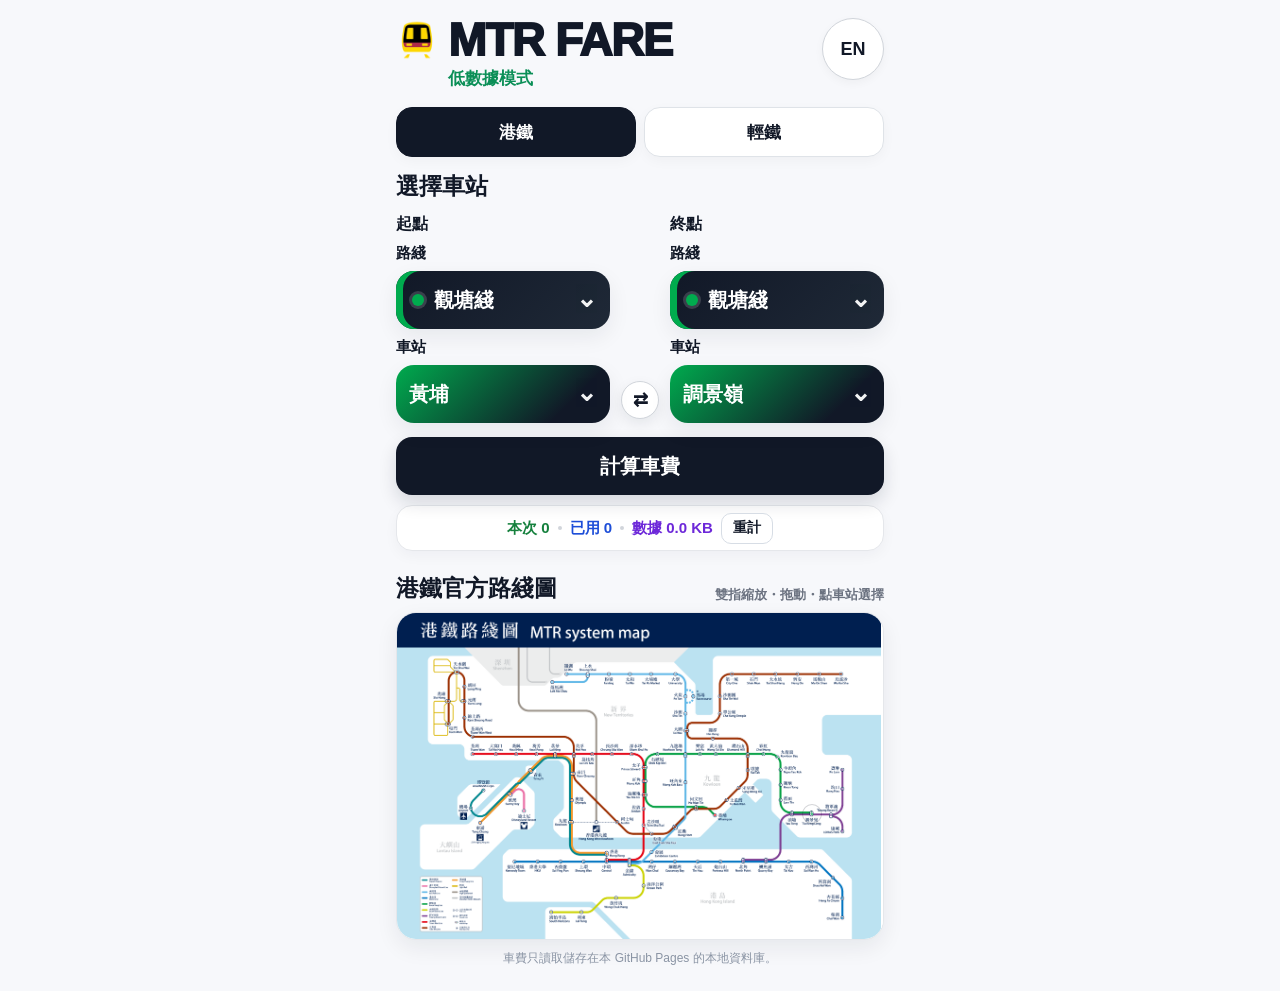
<file: index.html>
<!doctype html><html lang="zh-Hant"><head><meta charset="utf-8"><meta name="viewport" content="width=device-width,initial-scale=1,viewport-fit=cover"><meta name="theme-color" content="#ffffff"><meta name="apple-mobile-web-app-capable" content="yes"><meta name="apple-mobile-web-app-title" content="MTR Fare"><title>MTR FARE</title><link rel="manifest" href="manifest.webmanifest"><link rel="apple-touch-icon" href="apple-touch-icon.png"><link rel="icon" href="favicon.png"><link rel="stylesheet" href="assets/styles.css"></head><body>
<main class="app">
<header class="header"><div class="brand"><div class="brand-title"><img src="icon-192.png" alt="MTR Fare"><h1>MTR FARE</h1></div><div class="low-data" data-i18n="low">低數據模式</div></div><button id="langBtn" class="lang-btn" type="button">EN</button></header>
<nav class="service-tabs"><a class="service-tab active" href="./" data-i18n="mtr">港鐵</a><a class="service-tab" href="light-rail/" data-i18n="lr">輕鐵</a></nav>
<h2 class="section-title" data-i18n="select">選擇車站</h2>
<section class="selector-grid">
 <div class="journey-side"><div class="side-title" data-i18n="from">起點</div><div class="field"><label data-i18n="line">路綫</label><div id="fromLineWrap" class="select-wrap line-select"><select id="fromLine"></select></div></div><div class="field"><label data-i18n="station">車站</label><div id="fromStationWrap" class="select-wrap station-select"><select id="fromStation"></select></div></div></div>
 <div class="swap-column"><button id="swapBtn" class="swap-btn" type="button" aria-label="Swap">⇄</button></div>
 <div class="journey-side"><div class="side-title" data-i18n="to">終點</div><div class="field"><label data-i18n="line">路綫</label><div id="toLineWrap" class="select-wrap line-select"><select id="toLine"></select></div></div><div class="field"><label data-i18n="station">車站</label><div id="toStationWrap" class="select-wrap station-select"><select id="toStation"></select></div></div></div>
</section>
<button id="calcBtn" class="calc-btn" type="button" data-i18n="calc">計算車費</button>
<section id="result" class="result-card hidden"><div class="fare-kicker" data-i18n="fare">成人八達通</div><div id="fareValue" class="fare-value">—</div><div id="fareMsg" class="fare-msg"></div></section>
<section class="usage"><span class="u1"><span data-i18n="now">本次</span> <b id="sessionRequests">0</b></span><i class="sep"></i><span class="u2"><span data-i18n="used">已用</span> <b id="totalRequests">0</b></span><i class="sep"></i><span class="u3"><span data-i18n="data">數據</span> <b id="totalData">0.0 KB</b></span><button id="recountBtn" class="recount-btn" type="button" data-i18n="recount">重計</button></section>
<section class="map-section"><div class="map-heading"><h2 data-i18n="officialMap">港鐵官方路綫圖</h2><small data-i18n="mapHint">官方路綫圖原圖・點車站選擇</small></div><div class="map-card"><div class="map-viewport"><div class="map-stage"><img id="officialMap" src="assets/mtr-system-map.png?v=69" loading="lazy" alt="MTR official system map"><div class="hotspots"></div></div></div></div></section>
<div class="source" data-i18n="source">車費只讀取儲存在本 GitHub Pages 的本地資料庫。</div>
</main>
<script>window.MTR_BASE='./'</script><script src="assets/network.js"></script><script src="assets/ael-fallback.js"></script><script src="assets/fare-index.js"></script><script src="assets/mtr-app.js"></script><script src="assets/map-hotspots.js"></script><script src="assets/map.js"></script><script>if('serviceWorker'in navigator){window.addEventListener('load',()=>navigator.serviceWorker.register('service-worker.js').catch(()=>{}))}</script></body></html>
</file>
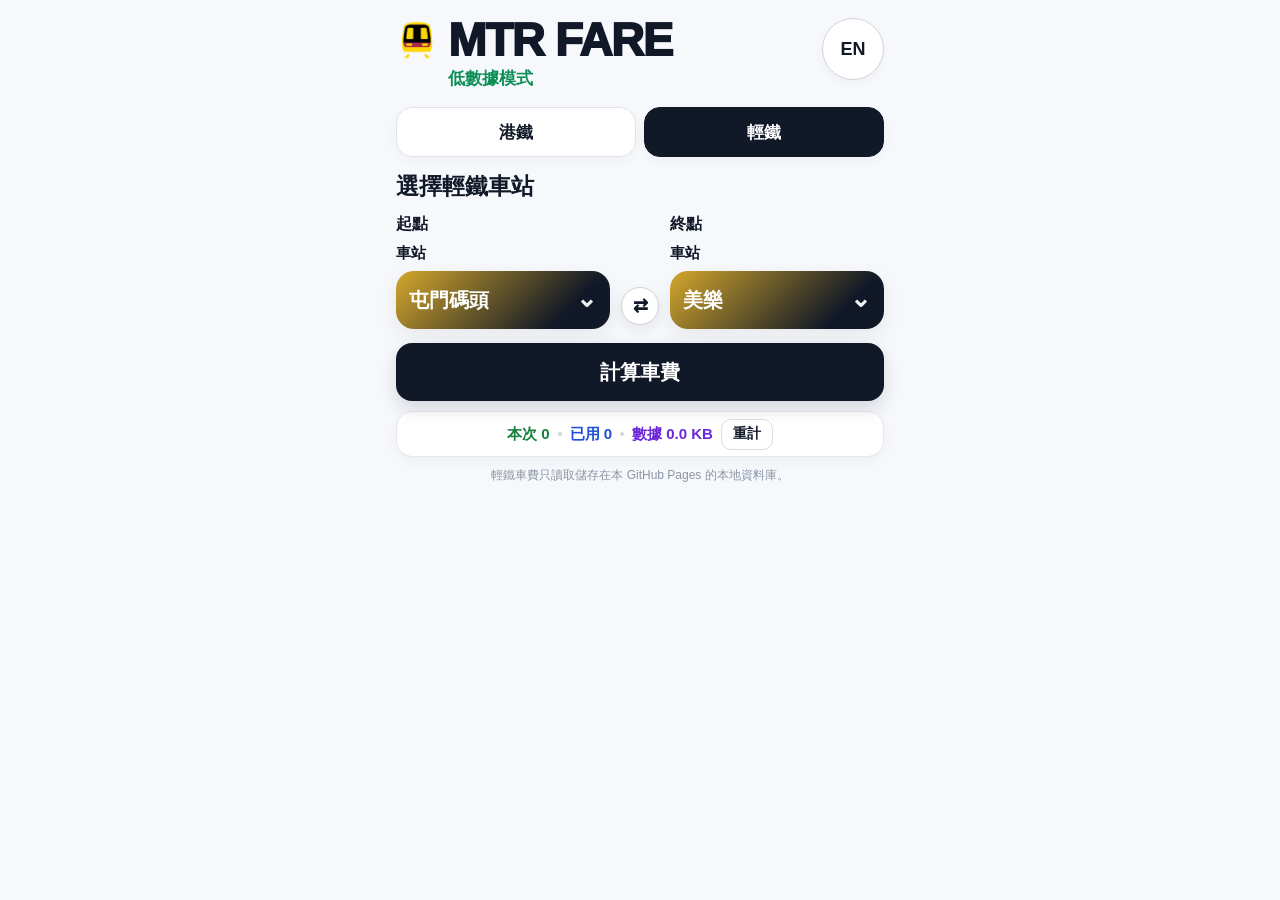
<file: light-rail/index.html>
<!doctype html><html lang="zh-Hant"><head><meta charset="utf-8"><meta name="viewport" content="width=device-width,initial-scale=1,viewport-fit=cover"><meta name="theme-color" content="#ffffff"><meta name="apple-mobile-web-app-capable" content="yes"><meta name="apple-mobile-web-app-title" content="MTR Fare"><title>LIGHT RAIL FARE</title><link rel="manifest" href="../manifest.webmanifest"><link rel="apple-touch-icon" href="../apple-touch-icon.png"><link rel="icon" href="../favicon.png"><link rel="stylesheet" href="../assets/styles.css"></head><body>
<main class="app"><header class="header"><div class="brand"><div class="brand-title"><img src="../icon-192.png" alt="MTR Fare"><h1>MTR FARE</h1></div><div class="low-data" data-i18n="low">低數據模式</div></div><button id="langBtn" class="lang-btn" type="button">EN</button></header><nav class="service-tabs"><a class="service-tab" href="../" data-i18n="mtr">港鐵</a><a class="service-tab active" href="./" data-i18n="lr">輕鐵</a></nav><h2 class="section-title" data-i18n="select">選擇輕鐵車站</h2><section class="lr-grid"><div class="journey-side"><div class="side-title" data-i18n="from">起點</div><div class="field"><label data-i18n="station">車站</label><div class="select-wrap station-select lr-select"><select id="fromStation"></select></div></div></div><div class="swap-column"><button id="swapBtn" class="swap-btn" type="button">⇄</button></div><div class="journey-side"><div class="side-title" data-i18n="to">終點</div><div class="field"><label data-i18n="station">車站</label><div class="select-wrap station-select lr-select"><select id="toStation"></select></div></div></div></section><button id="calcBtn" class="calc-btn" type="button" data-i18n="calc">計算車費</button><section id="result" class="result-card hidden"><div class="fare-kicker" data-i18n="fare">成人八達通</div><div id="fareValue" class="fare-value">—</div><div id="fareMsg" class="fare-msg"></div></section><section class="usage"><span class="u1"><span data-i18n="now">本次</span> <b id="sessionRequests">0</b></span><i class="sep"></i><span class="u2"><span data-i18n="used">已用</span> <b id="totalRequests">0</b></span><i class="sep"></i><span class="u3"><span data-i18n="data">數據</span> <b id="totalData">0.0 KB</b></span><button id="recountBtn" class="recount-btn" type="button" data-i18n="recount">重計</button></section><div class="source" data-i18n="source">輕鐵車費只讀取儲存在本 GitHub Pages 的本地資料庫。</div></main><script src="../assets/light-rail-stops.js"></script><script src="../assets/fare-index.js"></script><script src="../assets/light-rail.js"></script></body></html>
</file>
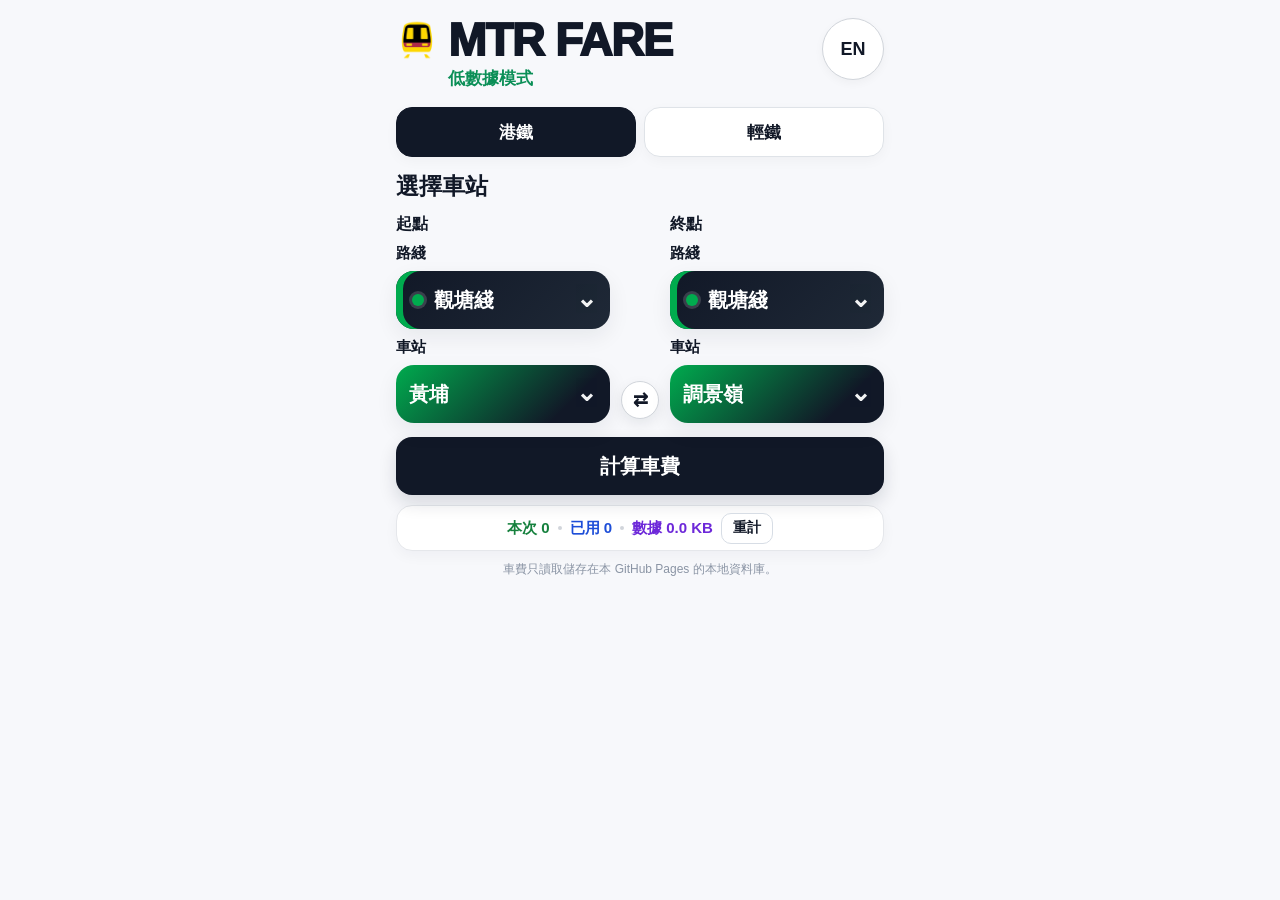
<file: lite/index.html>
<!doctype html><html lang="zh-Hant"><head><meta charset="utf-8"><meta name="viewport" content="width=device-width,initial-scale=1,viewport-fit=cover"><meta name="theme-color" content="#ffffff"><meta name="apple-mobile-web-app-capable" content="yes"><meta name="apple-mobile-web-app-title" content="MTR Fare"><title>MTR FARE</title><link rel="manifest" href="../manifest.webmanifest"><link rel="apple-touch-icon" href="../apple-touch-icon.png"><link rel="icon" href="../favicon.png"><link rel="stylesheet" href="../assets/styles.css"></head><body>
<main class="app"><header class="header"><div class="brand"><div class="brand-title"><img src="../icon-192.png" alt="MTR Fare"><h1>MTR FARE</h1></div><div class="low-data" data-i18n="low">低數據模式</div></div><button id="langBtn" class="lang-btn" type="button">EN</button></header><nav class="service-tabs"><a class="service-tab active" href="../" data-i18n="mtr">港鐵</a><a class="service-tab" href="../light-rail/" data-i18n="lr">輕鐵</a></nav><h2 class="section-title" data-i18n="select">選擇車站</h2><section class="selector-grid"><div class="journey-side"><div class="side-title" data-i18n="from">起點</div><div class="field"><label data-i18n="line">路綫</label><div id="fromLineWrap" class="select-wrap line-select"><select id="fromLine"></select></div></div><div class="field"><label data-i18n="station">車站</label><div id="fromStationWrap" class="select-wrap station-select"><select id="fromStation"></select></div></div></div><div class="swap-column"><button id="swapBtn" class="swap-btn" type="button">⇄</button></div><div class="journey-side"><div class="side-title" data-i18n="to">終點</div><div class="field"><label data-i18n="line">路綫</label><div id="toLineWrap" class="select-wrap line-select"><select id="toLine"></select></div></div><div class="field"><label data-i18n="station">車站</label><div id="toStationWrap" class="select-wrap station-select"><select id="toStation"></select></div></div></div></section><button id="calcBtn" class="calc-btn" type="button" data-i18n="calc">計算車費</button><section id="result" class="result-card hidden"><div class="fare-kicker" data-i18n="fare">成人八達通</div><div id="fareValue" class="fare-value">—</div><div id="fareMsg" class="fare-msg"></div></section><section class="usage"><span class="u1"><span data-i18n="now">本次</span> <b id="sessionRequests">0</b></span><i class="sep"></i><span class="u2"><span data-i18n="used">已用</span> <b id="totalRequests">0</b></span><i class="sep"></i><span class="u3"><span data-i18n="data">數據</span> <b id="totalData">0.0 KB</b></span><button id="recountBtn" class="recount-btn" type="button" data-i18n="recount">重計</button></section><div class="source" data-i18n="source">車費只讀取儲存在本 GitHub Pages 的本地資料庫。</div></main>
<script>window.MTR_BASE='../'</script><script src="../assets/network.js"></script><script src="../assets/ael-fallback.js"></script><script src="../assets/fare-index.js"></script><script src="../assets/mtr-app.js"></script></body></html>
</file>
<file: assets/styles.css>
:root{--bg:#f7f8fb;--card:#fff;--text:#111827;--muted:#6b7280;--line:#e5e7eb;--dark:#111827;--green:#15803d;--blue:#1d4ed8;--purple:#6d28d9;--shadow:0 8px 22px rgba(17,24,39,.07);--mtr-line:#53B7E8}
*{box-sizing:border-box;-webkit-tap-highlight-color:transparent}html,body{margin:0;min-height:100%;font-family:-apple-system,BlinkMacSystemFont,"SF Pro Display","SF Pro Text","PingFang HK","PingFang TC","Microsoft JhengHei",sans-serif;background:var(--bg);color:var(--text)}body{padding:env(safe-area-inset-top) 0 env(safe-area-inset-bottom)}button,select{font-family:inherit}.app{width:min(100%,520px);margin:0 auto;padding:14px 16px 24px}.header{display:flex;align-items:flex-start;justify-content:space-between;gap:14px;margin-top:4px}.brand{display:flex;flex-direction:column;gap:4px;min-width:0;flex:1}.brand-title{display:flex;align-items:flex-start;gap:10px}.brand-title img{width:42px;height:42px;object-fit:contain;margin-top:1px;flex:0 0 auto}h1{margin:0;font-size:clamp(34px,10vw,46px);line-height:.98;letter-spacing:-1.4px;font-weight:950;white-space:nowrap}.low-data{color:#0b8f57;font-weight:850;font-size:15px;margin-left:52px;white-space:nowrap}.lang-btn{appearance:none;border:1px solid #d1d5db;background:#fff;color:var(--text);border-radius:999px;width:62px;height:62px;padding:0;font-weight:900;font-size:18px;display:flex;align-items:center;justify-content:center;box-shadow:0 3px 10px rgba(0,0,0,.04);flex:0 0 auto}.service-tabs{display:grid;grid-template-columns:1fr 1fr;gap:8px;margin:17px 0 14px}.service-tab{display:grid;place-items:center;text-decoration:none;border:1px solid #dfe3e8;background:#fff;color:#111827;border-radius:16px;min-height:46px;font-weight:900;font-size:14px;box-shadow:0 4px 13px rgba(17,24,39,.035)}.service-tab.active{background:var(--dark);border-color:var(--dark);color:#fff}.section-title{font-size:20px;font-weight:950;margin:4px 0 10px}.selector-grid{display:grid;grid-template-columns:1fr 42px 1fr;gap:9px;align-items:end}.journey-side{min-width:0}.side-title{font-size:14px;font-weight:900;margin-bottom:8px}.field{margin-bottom:9px}.field:last-child{margin-bottom:0}.field label{display:block;font-size:12px;font-weight:900;margin:0 0 6px}.select-wrap{--mtr-line:#53B7E8;position:relative;height:56px;border-radius:18px;overflow:hidden;box-shadow:var(--shadow)}.select-wrap.line-select{background:linear-gradient(135deg,#111827,#1f2937);box-shadow:inset 7px 0 0 var(--mtr-line),var(--shadow)}.select-wrap.line-select::before{content:"";position:absolute;left:16px;top:50%;width:12px;height:12px;border-radius:50%;background:var(--mtr-line);transform:translateY(-50%);pointer-events:none;box-shadow:0 0 0 3px rgba(255,255,255,.16);z-index:2}.select-wrap.station-select{background:linear-gradient(135deg,var(--mtr-line),#111827 78%)}.select-wrap::after{content:"⌄";position:absolute;right:13px;top:50%;transform:translateY(-55%);font-size:23px;font-weight:900;color:#fff;opacity:.95;pointer-events:none}.select-wrap select{width:100%;height:56px;border:0;outline:0;appearance:none;background:transparent;color:#fff;font-size:17px;font-weight:900;padding:0 34px 0 13px}.select-wrap.line-select select{padding-left:38px}.select-wrap option{color:#111827;background:#fff}.swap-column{display:flex;align-items:center;justify-content:center;padding-bottom:4px}.swap-btn{appearance:none;width:38px;height:38px;border-radius:50%;border:1px solid #d1d5db;background:#fff;color:#111827;font-weight:950;font-size:18px;box-shadow:0 5px 14px rgba(15,23,42,.08)}.calc-btn{appearance:none;border:0;width:100%;height:54px;border-radius:16px;background:#111827;color:#fff;font-size:18px;font-weight:950;margin-top:14px;box-shadow:0 8px 18px rgba(17,24,39,.14)}.result-card{margin-top:12px;background:#fff;border:1px solid #e5e7eb;border-radius:20px;padding:17px 16px;box-shadow:var(--shadow);text-align:center}.result-card.hidden{display:none}.fare-kicker{font-size:13px;color:#6b7280;font-weight:850;margin-bottom:3px}.fare-value{font-size:44px;line-height:1;font-weight:950;letter-spacing:-1px;text-align:center}.fare-value .currency{font-size:22px;vertical-align:9px;margin-right:2px}.fare-msg{font-size:12px;color:#6b7280;font-weight:750;margin-top:8px;line-height:1.35}.usage{margin-top:10px;height:42px;border:1px solid #e5e7eb;background:#fff;border-radius:16px;display:flex;align-items:center;justify-content:center;gap:8px;padding:0 10px;box-shadow:0 5px 14px rgba(17,24,39,.04);font-size:14px;font-weight:900;white-space:nowrap}.usage .u1{color:#15803d}.usage .u2{color:#1d4ed8}.usage .u3{color:#6d28d9}.usage .sep{width:4px;height:4px;border-radius:50%;background:#d1d5db;flex:0 0 auto}.map-section{margin-top:22px}.map-heading{display:flex;align-items:flex-end;justify-content:space-between;gap:10px;margin-bottom:8px}.map-heading h2{margin:0;font-size:20px;font-weight:950}.map-heading small{font-size:11px;color:#6b7280;font-weight:800;text-align:right}.map-card{background:#fff;border:1px solid #e5e7eb;border-radius:20px;box-shadow:var(--shadow);overflow:hidden}.map-tools{display:flex;gap:7px;padding:9px;border-bottom:1px solid #eceff3;background:#fafbfc}.map-tools button{border:1px solid #d7dde5;background:#fff;color:#111827;border-radius:11px;min-width:40px;height:38px;font-weight:900}.map-tools .fit{padding:0 12px}.map-viewport{position:relative;overflow:auto;max-height:62vh;background:#fff;overscroll-behavior:contain;touch-action:pan-x pan-y}.map-stage{position:relative;transform-origin:top left;min-width:100%}.map-stage img{display:block;width:100%;height:auto;user-select:none;-webkit-user-drag:none}.hotspots{position:absolute;inset:0;pointer-events:none}.map-hit{--hit:#111827;--w:1.15;--h:1.15;position:absolute;transform:translate(-50%,-50%);width:calc(var(--w) * 1%);height:calc(var(--h) * 1%);min-width:18px;min-height:18px;border:0;background:transparent;pointer-events:auto;padding:0;border-radius:999px;cursor:pointer;outline:none}.map-hit::before{content:"";position:absolute;left:50%;top:50%;transform:translate(-50%,-50%);width:100%;height:100%;border-radius:999px;background:transparent}.map-hit::after{content:"";position:absolute;left:50%;top:50%;transform:translate(-50%,-50%);opacity:0;transition:opacity .12s ease,transform .12s ease,box-shadow .12s ease}.map-hit.station-hit.selected::after,.map-hit.station-hit:focus-visible::after,.map-hit.station-hit:hover::after{opacity:1;width:10px;height:10px;border-radius:999px;background:#fff;border:2px solid var(--hit);box-shadow:0 0 0 2px rgba(255,216,77,.9)}.map-hit.interchange-hit{--w:1.7;--h:1.7;min-width:24px;min-height:24px}.map-hit.interchange-hit.selected::after,.map-hit.interchange-hit:focus-visible::after,.map-hit.interchange-hit:hover::after{opacity:1;width:16px;height:16px;border-radius:999px;background:#fff;border:2px solid #111827;box-shadow:0 0 0 2px rgba(255,216,77,.95), inset 0 0 0 999px rgba(255,255,255,.05)}.map-hit.interchange-hit.selected::before,.map-hit.interchange-hit:focus-visible::before,.map-hit.interchange-hit:hover::before{background:conic-gradient(from 180deg,var(--ring-a) 0 33%,var(--ring-b) 33% 66%,var(--ring-c) 66% 100%);width:18px;height:18px;border-radius:999px;box-shadow:0 0 0 1px rgba(17,24,39,.18)}.map-missing{display:none;padding:22px 18px;text-align:center;color:#6b7280;font-size:12px}.source{margin-top:10px;text-align:center;color:#8a94a4;font-size:10.5px;line-height:1.4}.lr-grid{display:grid;grid-template-columns:1fr 42px 1fr;gap:9px;align-items:end}.lr-select{--mtr-line:#D4A72C;background:linear-gradient(135deg,var(--mtr-line),#111827 78%)}
@media(max-width:390px){.app{padding-left:12px;padding-right:12px}.brand-title img{width:38px;height:38px}h1{font-size:34px}.low-data{margin-left:48px;font-size:14px}.lang-btn{width:56px;height:56px}.selector-grid,.lr-grid{grid-template-columns:minmax(0,1fr) 38px minmax(0,1fr);gap:6px}.select-wrap select{font-size:14px;padding-right:27px}.select-wrap.line-select select{padding-left:35px}.select-wrap.line-select::before{left:12px}.select-wrap::after{right:9px}.fare-value{font-size:40px}.usage{font-size:13px;gap:6px}}
.map-hit{transform:none;min-width:18px;min-height:18px}.map-hit::after{left:0;top:50%;transform:translate(-45%,-50%)}
/* V6 map: station hit targets remain visible on the exact official map artwork. */
.map-hit{position:absolute;transform:none;border:0;background:transparent;pointer-events:auto;padding:0;min-width:24px;min-height:24px;z-index:3}
.map-hit::after{content:"";position:absolute;left:0;top:50%;width:11px;height:11px;border-radius:50%;background:#fff;border:3px solid var(--hit);transform:translate(-50%,-50%);box-shadow:0 0 0 2px rgba(255,255,255,.95),0 2px 5px rgba(17,24,39,.2)}
.map-hit:hover::after,.map-hit:focus-visible::after,.map-hit.selected::after{width:15px;height:15px;background:#ffd84d;border-color:#111827}
.map-pdf-fallback{display:none;width:100%;height:62vh;border:0;background:#fff}
.map-viewport.pdf-fallback-mode{overflow:hidden;max-height:none}
.map-hit.node-hit{width:30px!important;height:30px!important;transform:translate(-50%,-50%)!important}
.map-hit.node-hit::after{left:50%!important;top:50%!important;transform:translate(-50%,-50%)!important}
.map-image-fallback{display:none;width:100%;height:auto;background:#fff}
/* V6.2: one-search data meter and Airport Express option layout. */
.usage{height:auto;min-height:42px;flex-wrap:wrap;padding:6px 10px}
.recount-btn{appearance:none;border:1px solid #d7dde5;background:#fff;color:#111827;border-radius:10px;height:28px;padding:0 9px;font-size:12px;font-weight:900}
.fare-value.ael-options{display:grid;grid-template-columns:repeat(3,1fr);gap:7px;font-size:inherit;letter-spacing:0;margin-top:9px}
.fare-value.ael-options span{display:flex;flex-direction:column;align-items:center;justify-content:center;min-width:0;padding:9px 4px;border:1px solid #e5e7eb;border-radius:14px;background:#f8fafc}
.fare-value.ael-options small{font-size:12px;line-height:1.1;color:#6b7280;font-weight:850;margin-bottom:5px;white-space:nowrap}
.fare-value.ael-options strong{font-size:25px;line-height:1;font-weight:950;color:#111827}
.map-pdf-fallback{display:none;width:100%;height:62vh;min-height:420px;border:0;background:#fff}
@media(max-width:390px){.fare-value.ael-options strong{font-size:22px}.fare-value.ael-options small{font-size:11px}.recount-btn{padding:0 7px}}

/* V6.3 — exact hotspot centring + larger ETA-style typography. */
/* The coordinate itself is the station symbol centre. Never offset the visible dot. */
.map-hit,.map-hit.node-hit{
  width:32px!important;height:32px!important;min-width:32px!important;min-height:32px!important;
  transform:translate(-50%,-50%)!important;
}
.map-hit::after,.map-hit.node-hit::after{
  left:50%!important;top:50%!important;
  transform:translate(-50%,-50%)!important;
  width:12px;height:12px;
}
.map-hit:hover::after,.map-hit:focus-visible::after,.map-hit.selected::after{width:16px;height:16px}

/* Match the original MTR ETA visual scale, but slightly larger for fare selection. */
.low-data{font-size:17px}
.service-tab{font-size:17px;min-height:50px}
.section-title{font-size:23px;margin-bottom:12px}
.side-title{font-size:16px;margin-bottom:9px}
.field label{font-size:15px;margin-bottom:8px}
.select-wrap,.select-wrap select{height:58px}
.select-wrap select{font-size:20px}
.select-wrap::after{font-size:25px}
.calc-btn{height:58px;font-size:20px}
.fare-kicker{font-size:16px}
.fare-value{font-size:48px}
.fare-msg{font-size:14px}
.usage{font-size:15px;min-height:46px}
.recount-btn{font-size:14px;height:31px;padding:0 11px}
.map-heading h2{font-size:23px}
.map-heading small{font-size:13px}
.map-tools button{font-size:16px;height:41px}
.source{font-size:12px}
.fare-value.ael-options small{font-size:14px}
.fare-value.ael-options strong{font-size:28px}
@media(max-width:390px){
  .low-data{font-size:16px}
  .service-tab{font-size:16px}
  .section-title{font-size:22px}
  .side-title{font-size:15px}
  .field label{font-size:14px}
  .select-wrap select{font-size:18px!important;padding-right:30px}
  .select-wrap.line-select select{padding-left:38px}
  .calc-btn{font-size:19px}
  .usage{font-size:14px}
  .fare-value.ael-options small{font-size:13px}
  .fare-value.ael-options strong{font-size:25px}
}

/* V6.4 — use the official map symbols themselves; keep hitboxes centred and invisible until selected/hovered. */
.map-hit,.map-hit.node-hit{
  position:absolute!important;
  transform:translate(-50%,-50%)!important;
  background:transparent!important;
  border:0!important;
  padding:0!important;
  z-index:3!important;
}
.map-hit.station-hit{width:28px!important;height:28px!important;min-width:28px!important;min-height:28px!important}
.map-hit.interchange-hit{width:36px!important;height:36px!important;min-width:36px!important;min-height:36px!important}
.map-hit::before{content:"";position:absolute;left:50%!important;top:50%!important;transform:translate(-50%,-50%)!important;background:transparent!important;border-radius:999px;box-shadow:none!important;width:100%;height:100%;opacity:1!important}
.map-hit::after{content:"";position:absolute;left:50%!important;top:50%!important;transform:translate(-50%,-50%)!important;opacity:0!important;background:transparent!important;box-shadow:none!important}
.map-hit.station-hit:hover::after,.map-hit.station-hit:focus-visible::after,.map-hit.station-hit.selected::after{opacity:1!important;width:10px!important;height:10px!important;border-radius:999px!important;background:#fff!important;border:2px solid var(--hit)!important;box-shadow:0 0 0 2px rgba(255,216,77,.95)!important}
.map-hit.interchange-hit:hover::after,.map-hit.interchange-hit:focus-visible::after,.map-hit.interchange-hit.selected::after{opacity:1!important;width:16px!important;height:16px!important;border-radius:999px!important;background:#fff!important;border:2px solid #111827!important;box-shadow:0 0 0 2px rgba(255,216,77,.95)!important}
.map-hit.interchange-hit:hover::before,.map-hit.interchange-hit:focus-visible::before,.map-hit.interchange-hit.selected::before{width:18px!important;height:18px!important;background:conic-gradient(from 180deg,var(--ring-a) 0 33%,var(--ring-b) 33% 66%,var(--ring-c) 66% 100%)!important;border-radius:999px!important;box-shadow:0 0 0 1px rgba(17,24,39,.18)!important}

/* V6.5 — exact-pixel map buttons on the checked-in official route-map figure. */
.map-stage{position:relative!important;transform-origin:top left!important;min-width:0!important}
.map-stage img{display:block!important;width:100%!important;height:100%!important;object-fit:fill!important;user-select:none!important;-webkit-user-drag:none!important}
.hotspots{position:absolute!important;inset:0!important;width:100%!important;height:100%!important;pointer-events:none!important}
.map-hit,.map-hit.node-hit{
  position:absolute!important;
  box-sizing:border-box!important;
  min-width:0!important;
  min-height:0!important;
  max-width:none!important;
  max-height:none!important;
  padding:0!important;
  margin:0!important;
  border:1.5px solid rgba(0,116,255,.88)!important;
  background:rgba(62,149,255,.13)!important;
  box-shadow:none!important;
  transform:translate(-50%,-50%) rotate(var(--station-angle,0deg))!important;
  transform-origin:center!important;
  pointer-events:auto!important;
  z-index:4!important;
  cursor:pointer!important;
  outline:none!important;
  overflow:visible!important;
}
.map-hit.station-hit{border-radius:50%!important}
.map-hit.interchange-hit{border-radius:999px!important}
.map-hit::before{
  content:""!important;
  position:absolute!important;
  left:50%!important;
  top:50%!important;
  width:max(30px,300%)!important;
  height:max(30px,300%)!important;
  transform:translate(-50%,-50%)!important;
  border:0!important;
  background:transparent!important;
  box-shadow:none!important;
  border-radius:999px!important;
}
.map-hit::after{content:none!important}
.map-hit:hover,.map-hit:focus-visible,.map-hit.selected{
  border-color:#0b3f91!important;
  background:rgba(255,216,77,.58)!important;
  box-shadow:0 0 0 2px rgba(255,216,77,.55)!important;
}


/* V6.6 — half-size scale-aware map buttons + original line colours + start/end states. */
.map-hit,.map-hit.node-hit{
  position:absolute!important;
  min-width:0!important;
  min-height:0!important;
  max-width:none!important;
  max-height:none!important;
  box-sizing:border-box!important;
  padding:0!important;
  margin:0!important;
  transform:translate(-50%,-50%) rotate(var(--station-angle,0deg))!important;
  transform-origin:center!important;
  border:1px solid var(--station-color,#111827)!important;
  background:var(--station-fill,var(--station-color,#111827))!important;
  border-radius:50%!important;
  box-shadow:0 0 0 .6px rgba(255,255,255,.92)!important;
  pointer-events:auto!important;
  cursor:pointer!important;
  z-index:4!important;
  overflow:visible!important;
  opacity:.92!important;
}
.map-hit.interchange-hit{border-radius:999px!important}
/* Keep an invisible mobile-friendly tap target without changing the visible button size. */
.map-hit::before{
  content:""!important;
  position:absolute!important;
  left:50%!important;
  top:50%!important;
  width:max(26px,420%)!important;
  height:max(26px,420%)!important;
  transform:translate(-50%,-50%)!important;
  border:0!important;
  background:transparent!important;
  box-shadow:none!important;
  border-radius:999px!important;
}
.map-hit::after{content:none!important}
/* 起點 = filled red; 終點 = filled green. */
.map-hit.from-selected,.map-hit.from-selected:hover,.map-hit.from-selected:focus-visible{
  background:#e31b23!important;
  border-color:#e31b23!important;
  box-shadow:0 0 0 1.5px #fff,0 0 0 3px rgba(227,27,35,.58)!important;
  opacity:1!important;
}
.map-hit.to-selected,.map-hit.to-selected:hover,.map-hit.to-selected:focus-visible{
  background:#00a651!important;
  border-color:#00a651!important;
  box-shadow:0 0 0 1.5px #fff,0 0 0 3px rgba(0,166,81,.58)!important;
  opacity:1!important;
}
/* Hover before selection keeps the station's original MTR line colour. */
.map-hit:not(.from-selected):not(.to-selected):hover,
.map-hit:not(.from-selected):not(.to-selected):focus-visible{
  filter:brightness(1.08) saturate(1.15)!important;
  box-shadow:0 0 0 1px #fff,0 0 0 2px var(--station-color,#111827)!important;
}


/* V6.7 — map button visual footprint = 1/6 of V6.6; tap target remains usable. */
.map-hit,.map-hit.node-hit{
  border-width:.35px!important;
  box-shadow:0 0 0 .18px rgba(255,255,255,.92)!important;
}
.map-hit.from-selected,.map-hit.from-selected:hover,.map-hit.from-selected:focus-visible{
  box-shadow:0 0 0 .35px #fff,0 0 0 .75px rgba(227,27,35,.58)!important;
}
.map-hit.to-selected,.map-hit.to-selected:hover,.map-hit.to-selected:focus-visible{
  box-shadow:0 0 0 .35px #fff,0 0 0 .75px rgba(0,166,81,.58)!important;
}
.map-hit:not(.from-selected):not(.to-selected):hover,
.map-hit:not(.from-selected):not(.to-selected):focus-visible{
  box-shadow:0 0 0 .25px #fff,0 0 0 .5px var(--station-color,#111827)!important;
}
\n\n/* V6.8 — true map-scale station buttons.\n   Fix: legacy V6.4 fixed 28/36 px !important sizes were overriding V6.7 JS.\n   The visible footprint now comes from each pixel-registered station symbol. */\n.map-hit,.map-hit.node-hit,.map-hit.station-hit,.map-hit.interchange-hit{\n  width:var(--visual-w)!important;\n  height:var(--visual-h)!important;\n  min-width:0!important;\n  min-height:0!important;\n  max-width:none!important;\n  max-height:none!important;\n  border-width:.45px!important;\n  box-shadow:0 0 0 .15px rgba(255,255,255,.9)!important;\n}\n.map-hit.from-selected,.map-hit.from-selected:hover,.map-hit.from-selected:focus-visible{\n  box-shadow:0 0 0 .3px #fff,0 0 0 .65px rgba(227,27,35,.62)!important;\n}\n.map-hit.to-selected,.map-hit.to-selected:hover,.map-hit.to-selected:focus-visible{\n  box-shadow:0 0 0 .3px #fff,0 0 0 .65px rgba(0,166,81,.62)!important;\n}\n.map-hit:not(.from-selected):not(.to-selected):hover,\n.map-hit:not(.from-selected):not(.to-selected):focus-visible{\n  box-shadow:0 0 0 .25px #fff,0 0 0 .5px var(--station-color,#111827)!important;\n}\n
/* V6.9 — visible map buttons are 1/6 of V6.8; pinch-to-zoom replaces +/- controls. */
.map-tools{display:none!important}
.map-viewport{
  touch-action:none!important;
  cursor:grab;
  overscroll-behavior:contain!important;
  -webkit-user-select:none;
  user-select:none;
}
.map-viewport:active{cursor:grabbing}
.map-stage,.map-stage img,.hotspots{touch-action:none!important}
.map-hit,.map-hit.node-hit,.map-hit.station-hit,.map-hit.interchange-hit{
  width:var(--visual-w)!important;
  height:var(--visual-h)!important;
  min-width:0!important;
  min-height:0!important;
  border-width:.18px!important;
  box-shadow:none!important;
}
/* Visual dot stays tiny; invisible hit area remains finger-friendly. */
.map-hit::before{
  width:20px!important;
  height:20px!important;
  background:transparent!important;
  border:0!important;
  box-shadow:none!important;
}
.map-hit.from-selected,.map-hit.from-selected:hover,.map-hit.from-selected:focus-visible{
  box-shadow:0 0 0 .18px #fff,0 0 0 .34px rgba(227,27,35,.62)!important;
}
.map-hit.to-selected,.map-hit.to-selected:hover,.map-hit.to-selected:focus-visible{
  box-shadow:0 0 0 .18px #fff,0 0 0 .34px rgba(0,166,81,.62)!important;
}
.map-hit:not(.from-selected):not(.to-selected):hover,
.map-hit:not(.from-selected):not(.to-selected):focus-visible{
  box-shadow:0 0 0 .15px #fff,0 0 0 .28px var(--station-color,#111827)!important;
}
</file>
